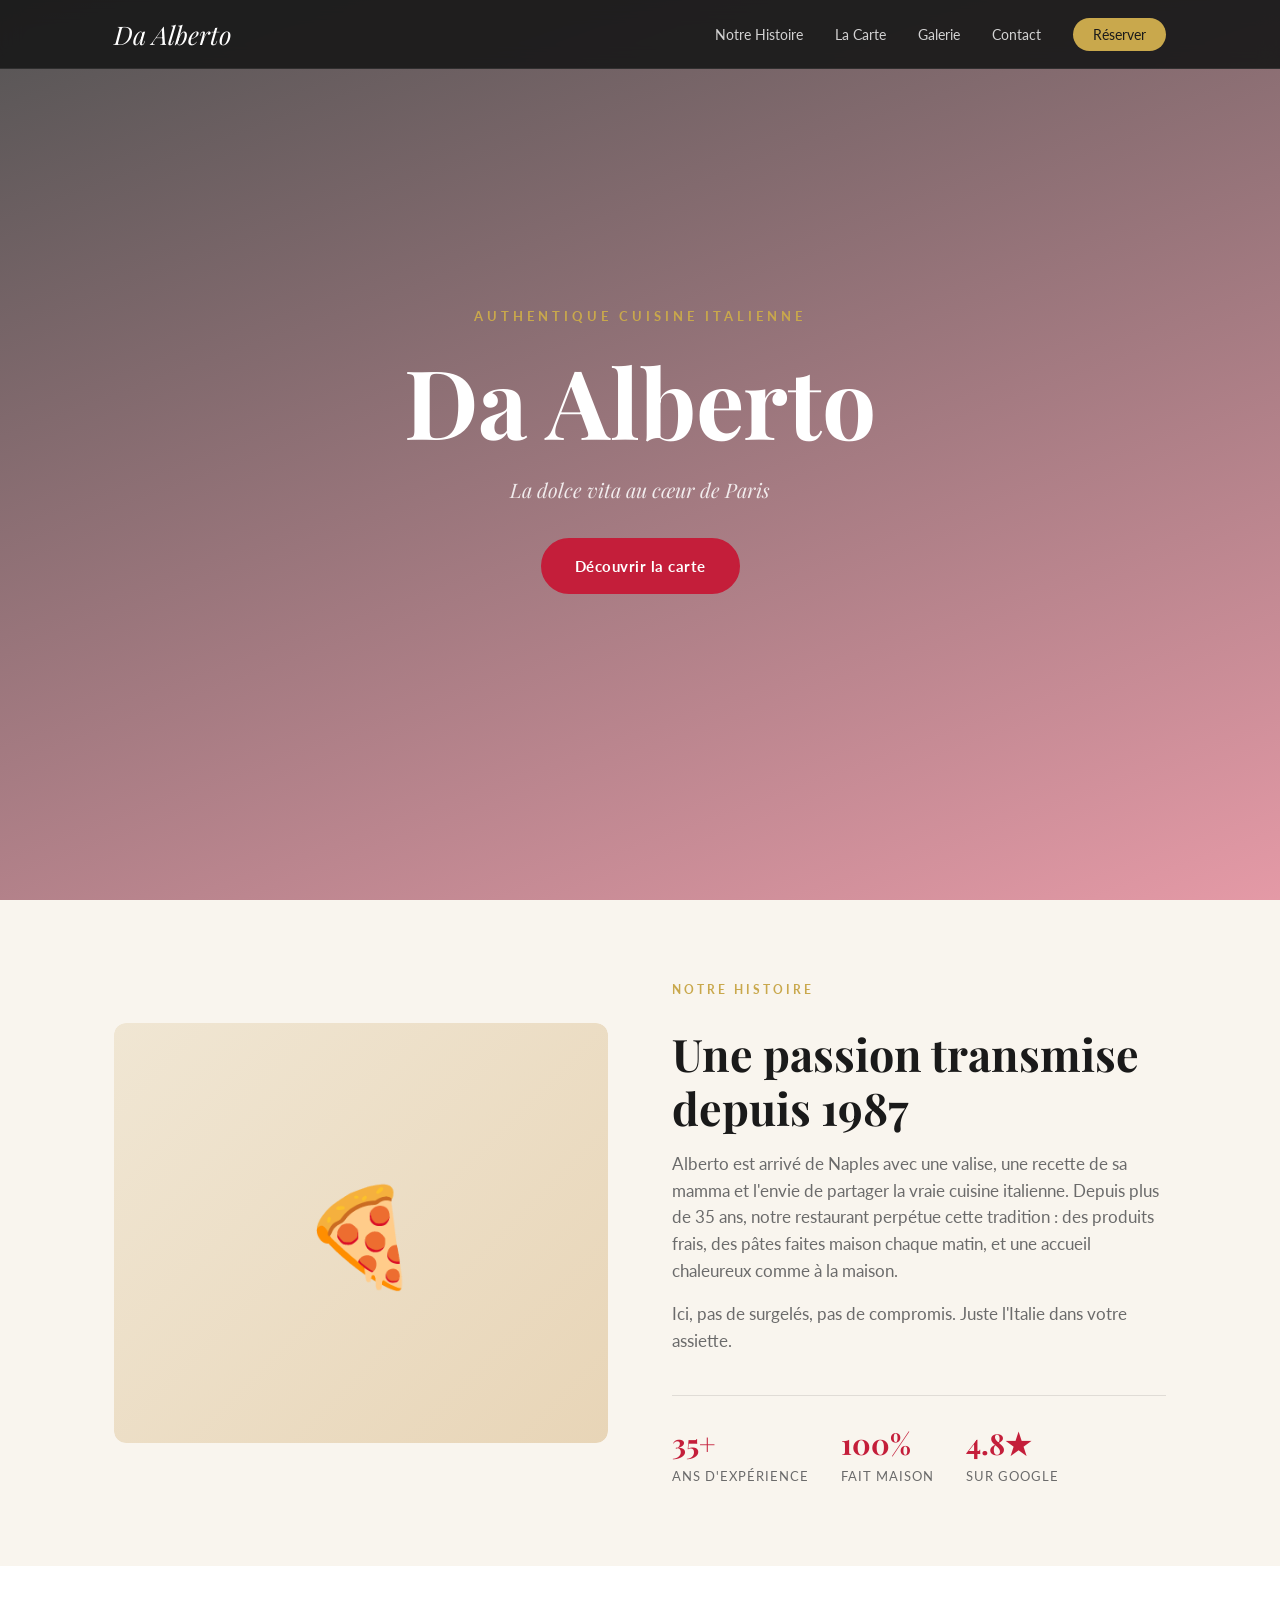
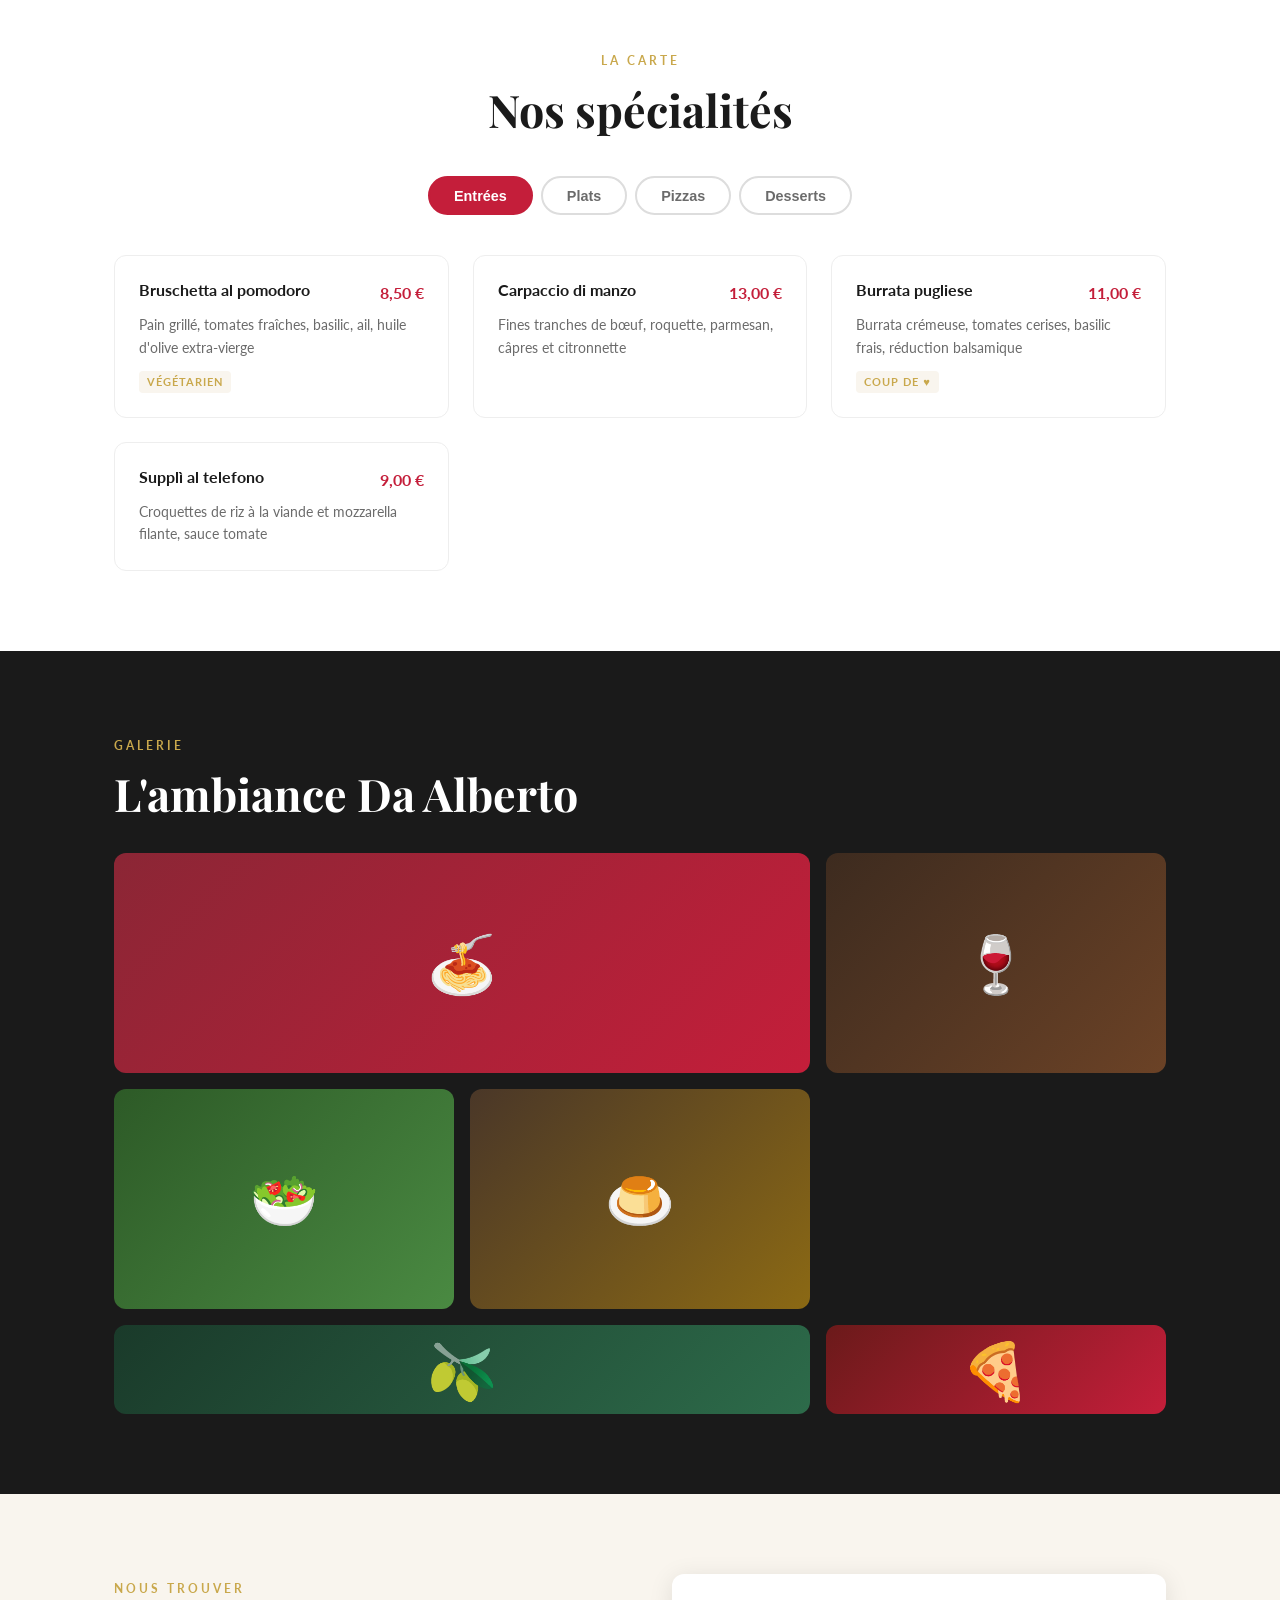
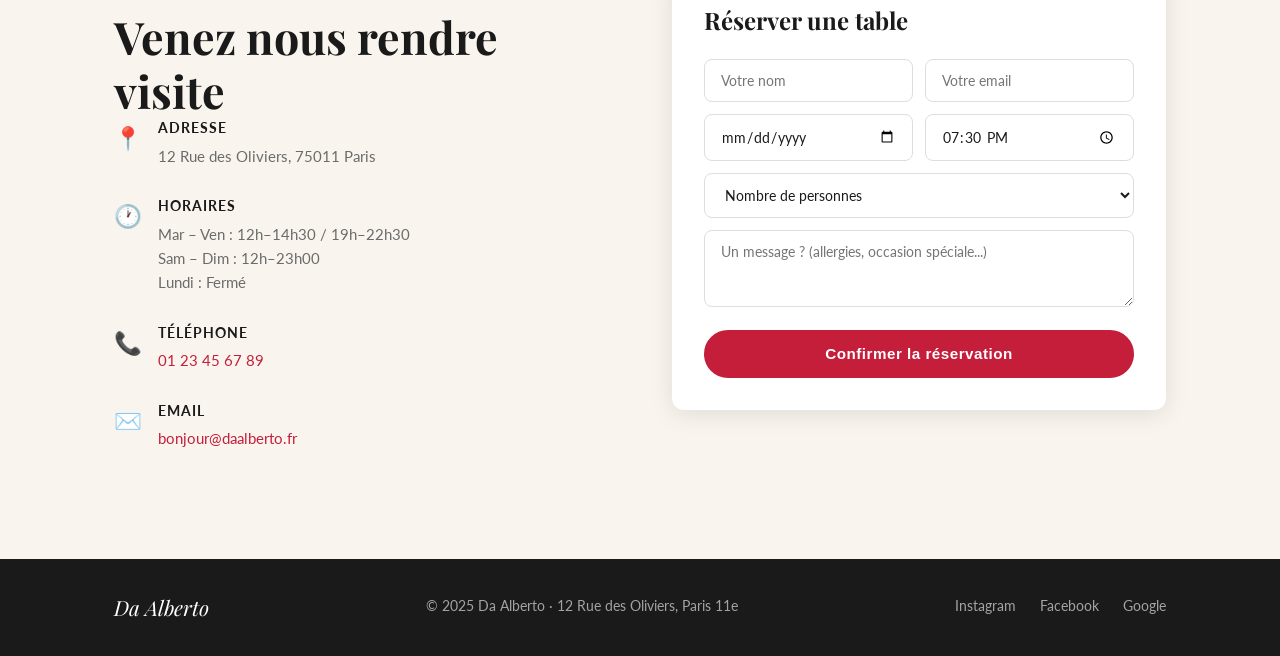
<file: da-alberto/index.html>
<!DOCTYPE html>
<html lang="fr">
<head>
  <meta charset="UTF-8" />
  <meta name="viewport" content="width=device-width, initial-scale=1.0" />
  <title>Da Alberto – Restaurant Italien à Paris</title>
  <link rel="preconnect" href="https://fonts.googleapis.com" />
  <link rel="preconnect" href="https://fonts.gstatic.com" crossorigin />
  <link href="https://fonts.googleapis.com/css2?family=Playfair+Display:ital,wght@0,400;0,700;1,400&family=Lato:wght@300;400;700&display=swap" rel="stylesheet" />
  <link rel="stylesheet" href="style.css" />
</head>
<body>

  <!-- NAVIGATION -->
  <nav id="navbar">
    <div class="nav-container">
      <a href="#hero" class="logo">Da Alberto</a>
      <button class="burger" id="burger" aria-label="Menu">&#9776;</button>
      <ul class="nav-links" id="nav-links">
        <li><a href="#about">Notre Histoire</a></li>
        <li><a href="#menu">La Carte</a></li>
        <li><a href="#gallery">Galerie</a></li>
        <li><a href="#contact">Contact</a></li>
        <li><a href="tel:+33123456789" class="btn-reserve">Réserver</a></li>
      </ul>
    </div>
  </nav>

  <!-- HERO -->
  <section id="hero">
    <div class="hero-overlay"></div>
    <div class="hero-content">
      <span class="hero-sub">Authentique cuisine italienne</span>
      <h1>Da Alberto</h1>
      <p>La dolce vita au cœur de Paris</p>
      <a href="#menu" class="btn-primary">Découvrir la carte</a>
    </div>
  </section>

  <!-- ABOUT -->
  <section id="about">
    <div class="container two-col">
      <div class="about-img">
        <div class="img-placeholder">
          <span>🍕</span>
        </div>
      </div>
      <div class="about-text">
        <span class="section-label">Notre Histoire</span>
        <h2>Une passion transmise depuis 1987</h2>
        <p>
          Alberto est arrivé de Naples avec une valise, une recette de sa mamma
          et l'envie de partager la vraie cuisine italienne. Depuis plus de
          35 ans, notre restaurant perpétue cette tradition : des produits frais,
          des pâtes faites maison chaque matin, et une accueil chaleureux comme
          à la maison.
        </p>
        <p>
          Ici, pas de surgelés, pas de compromis. Juste l'Italie dans votre
          assiette.
        </p>
        <div class="stats">
          <div class="stat"><strong>35+</strong><span>ans d'expérience</span></div>
          <div class="stat"><strong>100%</strong><span>Fait maison</span></div>
          <div class="stat"><strong>4.8★</strong><span>sur Google</span></div>
        </div>
      </div>
    </div>
  </section>

  <!-- MENU -->
  <section id="menu">
    <div class="container">
      <span class="section-label">La Carte</span>
      <h2>Nos spécialités</h2>

      <div class="tabs">
        <button class="tab active" data-tab="entrees">Entrées</button>
        <button class="tab" data-tab="plats">Plats</button>
        <button class="tab" data-tab="pizzas">Pizzas</button>
        <button class="tab" data-tab="desserts">Desserts</button>
      </div>

      <div class="menu-grid" id="menu-content"></div>
    </div>
  </section>

  <!-- GALLERY -->
  <section id="gallery">
    <div class="container">
      <span class="section-label">Galerie</span>
      <h2>L'ambiance Da Alberto</h2>
      <div class="gallery-grid">
        <div class="gallery-item g1"><span>🍝</span></div>
        <div class="gallery-item g2"><span>🍷</span></div>
        <div class="gallery-item g3"><span>🥗</span></div>
        <div class="gallery-item g4"><span>🍮</span></div>
        <div class="gallery-item g5"><span>🫒</span></div>
        <div class="gallery-item g6"><span>🍕</span></div>
      </div>
    </div>
  </section>

  <!-- CONTACT -->
  <section id="contact">
    <div class="container two-col contact-cols">
      <div class="contact-info">
        <span class="section-label">Nous Trouver</span>
        <h2>Venez nous rendre visite</h2>

        <div class="info-block">
          <div class="info-icon">📍</div>
          <div>
            <strong>Adresse</strong>
            <p>12 Rue des Oliviers, 75011 Paris</p>
          </div>
        </div>

        <div class="info-block">
          <div class="info-icon">🕐</div>
          <div>
            <strong>Horaires</strong>
            <p>Mar – Ven : 12h–14h30 / 19h–22h30</p>
            <p>Sam – Dim : 12h–23h00</p>
            <p>Lundi : Fermé</p>
          </div>
        </div>

        <div class="info-block">
          <div class="info-icon">📞</div>
          <div>
            <strong>Téléphone</strong>
            <p><a href="tel:+33123456789">01 23 45 67 89</a></p>
          </div>
        </div>

        <div class="info-block">
          <div class="info-icon">✉️</div>
          <div>
            <strong>Email</strong>
            <p><a href="mailto:bonjour@daalberto.fr">bonjour@daalberto.fr</a></p>
          </div>
        </div>
      </div>

      <div class="contact-form">
        <h3>Réserver une table</h3>
        <form id="reservation-form">
          <div class="form-row">
            <input type="text" placeholder="Votre nom" required />
            <input type="email" placeholder="Votre email" required />
          </div>
          <div class="form-row">
            <input type="date" required />
            <input type="time" value="19:30" required />
          </div>
          <div class="form-row">
            <select>
              <option value="">Nombre de personnes</option>
              <option>1 personne</option>
              <option>2 personnes</option>
              <option>3 personnes</option>
              <option>4 personnes</option>
              <option>5+ personnes</option>
            </select>
          </div>
          <textarea placeholder="Un message ? (allergies, occasion spéciale...)" rows="3"></textarea>
          <button type="submit" class="btn-primary">Confirmer la réservation</button>
        </form>
      </div>
    </div>
  </section>

  <!-- FOOTER -->
  <footer>
    <div class="container footer-inner">
      <div class="footer-logo">Da Alberto</div>
      <p>© 2025 Da Alberto · 12 Rue des Oliviers, Paris 11e</p>
      <div class="footer-socials">
        <a href="#">Instagram</a>
        <a href="#">Facebook</a>
        <a href="#">Google</a>
      </div>
    </div>
  </footer>

  <script src="script.js"></script>
</body>
</html>
</file>
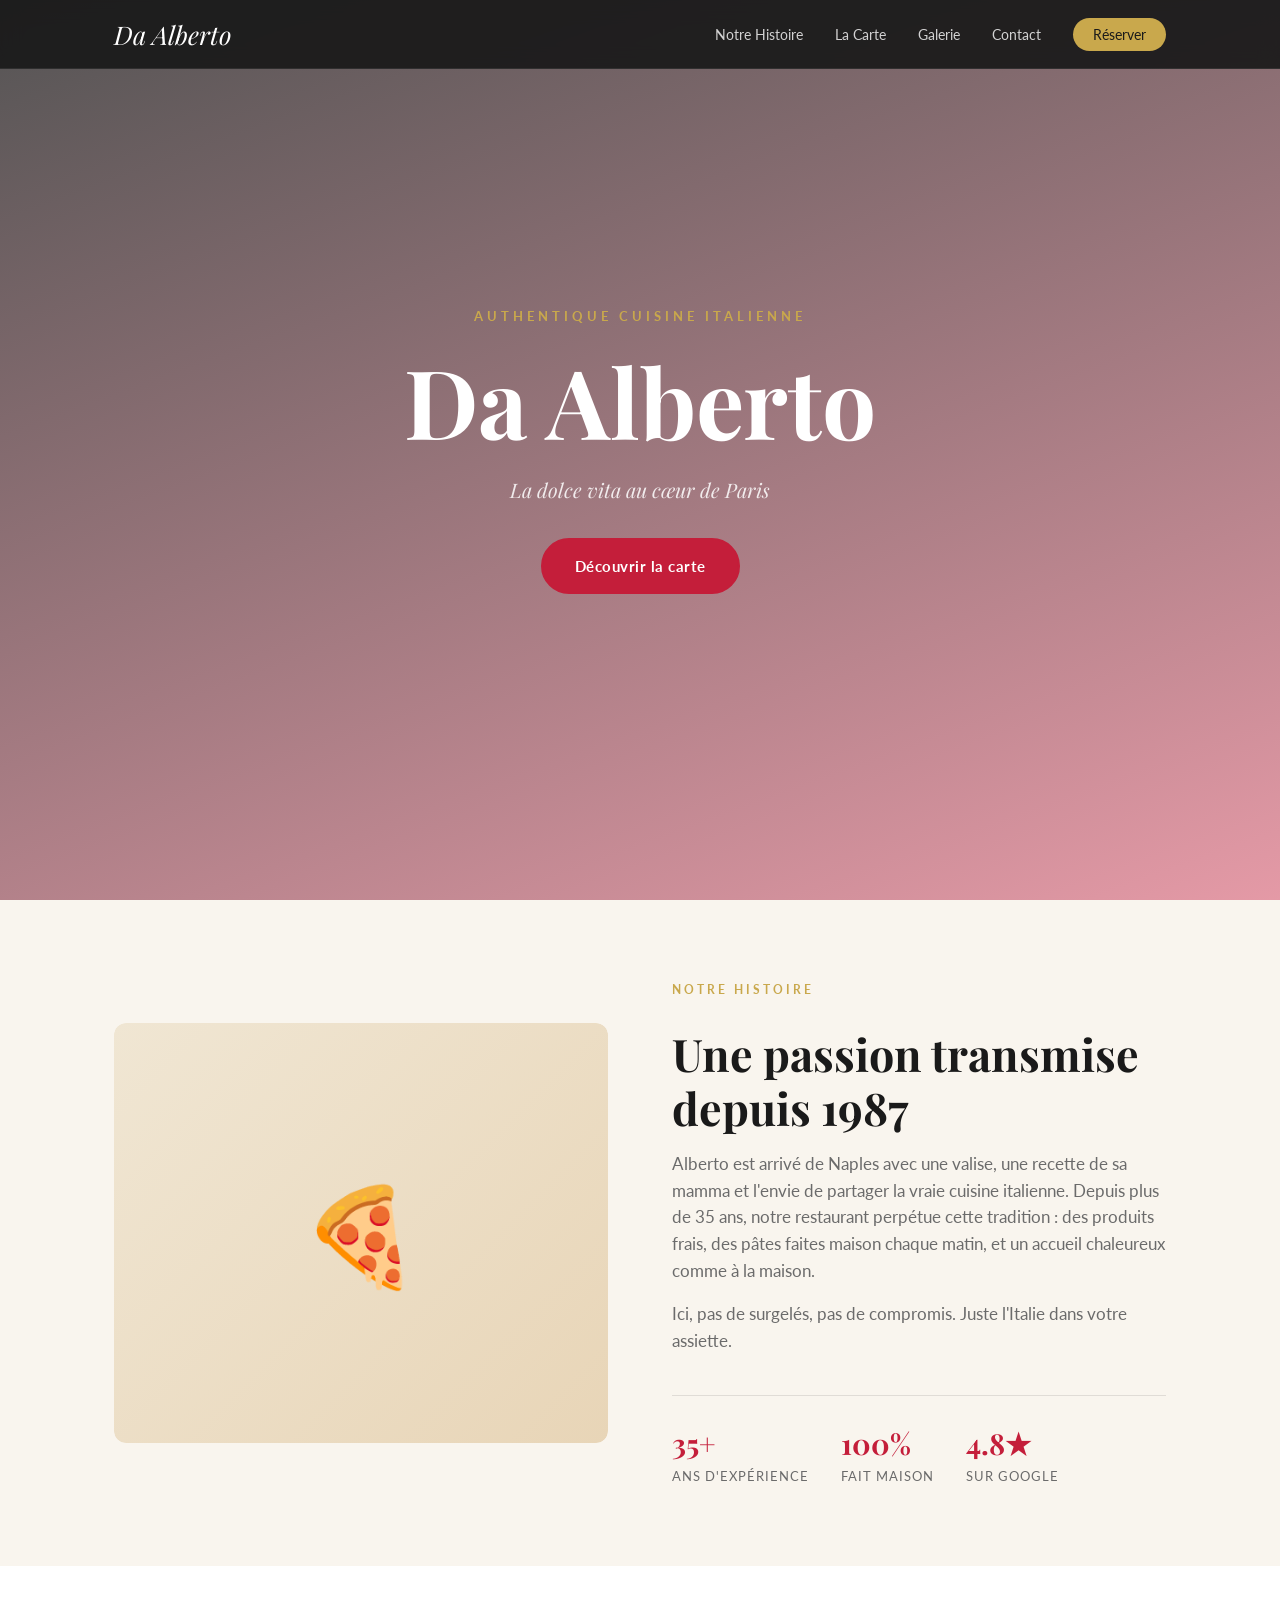
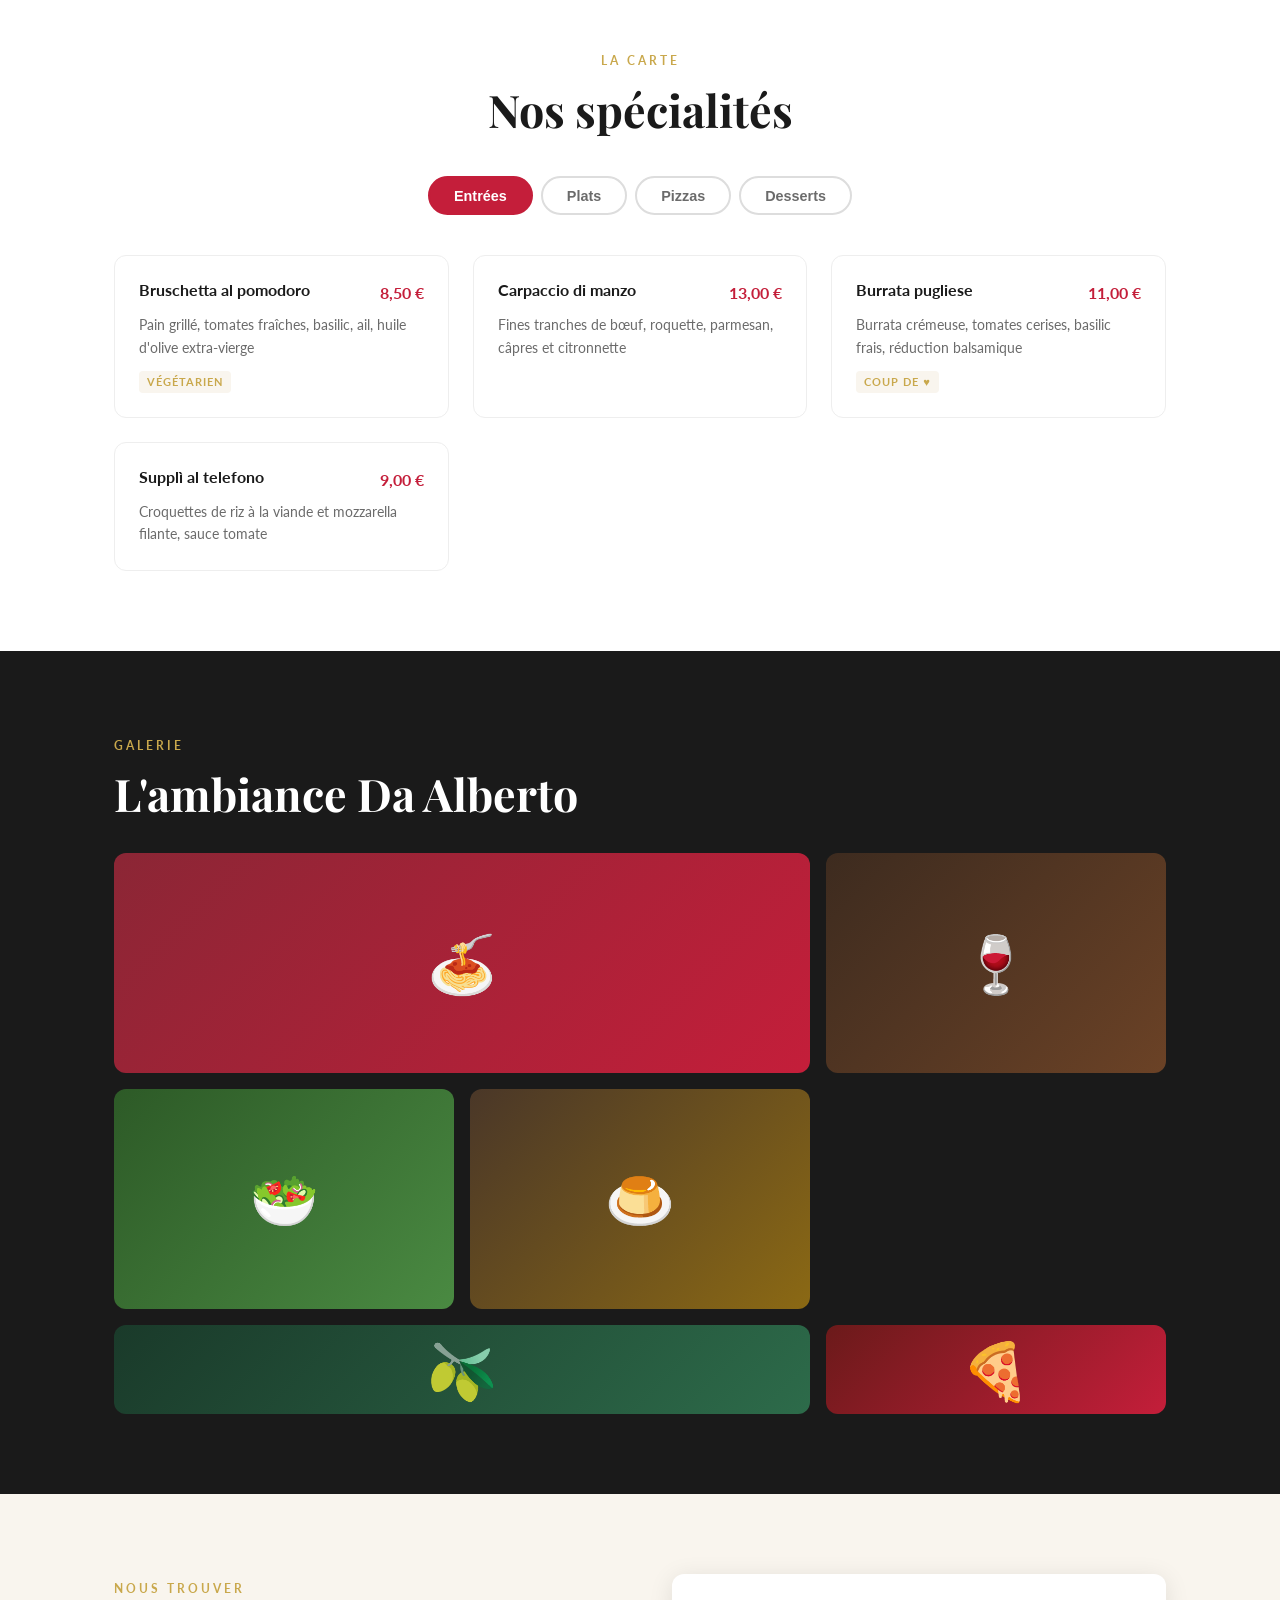
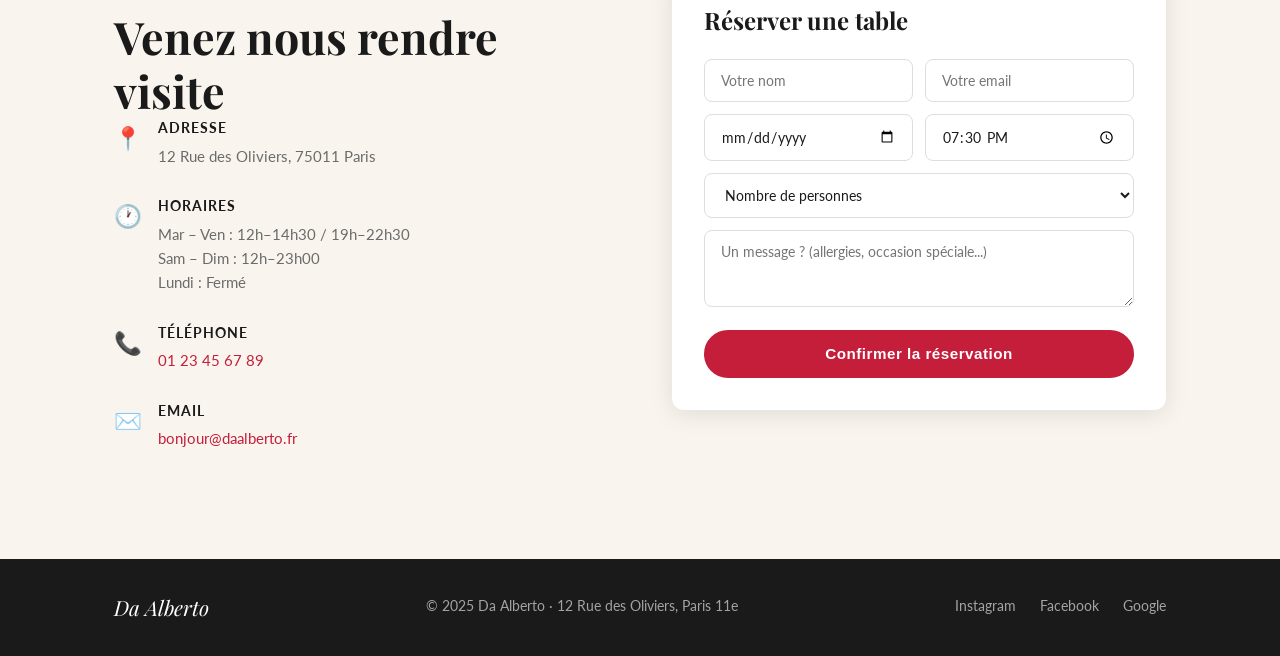
<file: da-alberto/preview.html>
<!DOCTYPE html>
<html lang="fr">
<head>
  <meta charset="UTF-8" />
  <meta name="viewport" content="width=device-width, initial-scale=1.0" />
  <title>Da Alberto – Restaurant Italien à Paris</title>
  <link rel="preconnect" href="https://fonts.googleapis.com" />
  <link rel="preconnect" href="https://fonts.gstatic.com" crossorigin />
  <link href="https://fonts.googleapis.com/css2?family=Playfair+Display:ital,wght@0,400;0,700;1,400&family=Lato:wght@300;400;700&display=swap" rel="stylesheet" />
  <style>
:root {
  --red:    #C41E3A;
  --dark:   #1A1A1A;
  --cream:  #F9F5EE;
  --gold:   #C9A84C;
  --grey:   #6B6B6B;
  --white:  #FFFFFF;
  --shadow: 0 4px 24px rgba(0,0,0,0.10);
  --radius: 12px;
}
*, *::before, *::after { box-sizing: border-box; margin: 0; padding: 0; }
html { scroll-behavior: smooth; }
body { font-family: 'Lato', sans-serif; color: var(--dark); background: var(--white); line-height: 1.6; }
a { color: inherit; text-decoration: none; }
img { max-width: 100%; display: block; }
h1, h2, h3 { font-family: 'Playfair Display', serif; line-height: 1.2; }
h1 { font-size: clamp(3rem, 8vw, 6rem); color: var(--white); }
h2 { font-size: clamp(1.8rem, 4vw, 2.8rem); }
h3 { font-size: 1.4rem; }
.section-label {
  display: inline-block;
  font-size: 0.75rem;
  font-weight: 700;
  letter-spacing: 3px;
  text-transform: uppercase;
  color: var(--gold);
  margin-bottom: 0.75rem;
}
.container { max-width: 1100px; margin: 0 auto; padding: 0 1.5rem; }
.two-col { display: grid; grid-template-columns: 1fr 1fr; gap: 4rem; align-items: center; }
section { padding: 5rem 0; }
.btn-primary {
  display: inline-block;
  background: var(--red);
  color: var(--white);
  padding: 0.85rem 2rem;
  border-radius: 50px;
  font-weight: 700;
  font-size: 0.95rem;
  letter-spacing: 0.5px;
  border: 2px solid var(--red);
  cursor: pointer;
  transition: background 0.25s, color 0.25s, transform 0.2s;
}
.btn-primary:hover { background: transparent; color: var(--red); transform: translateY(-2px); }
.btn-reserve {
  background: var(--gold);
  color: var(--dark) !important;
  padding: 0.5rem 1.25rem;
  border-radius: 50px;
  font-weight: 700;
  font-size: 0.85rem;
  transition: opacity 0.2s, transform 0.2s;
}
.btn-reserve:hover { opacity: 0.85; transform: translateY(-1px); }
#navbar {
  position: fixed;
  top: 0; left: 0; right: 0;
  z-index: 1000;
  background: rgba(26,26,26,0.92);
  backdrop-filter: blur(10px);
  border-bottom: 1px solid rgba(255,255,255,0.08);
  transition: background 0.3s;
}
.nav-container {
  max-width: 1100px; margin: 0 auto; padding: 0 1.5rem;
  height: 68px; display: flex; align-items: center; justify-content: space-between;
}
.logo { font-family: 'Playfair Display', serif; font-size: 1.6rem; color: var(--white); font-style: italic; }
.nav-links { display: flex; list-style: none; gap: 2rem; align-items: center; }
.nav-links a { color: rgba(255,255,255,0.80); font-size: 0.9rem; font-weight: 400; transition: color 0.2s; }
.nav-links a:hover { color: var(--white); }
.burger { display: none; background: none; border: none; color: var(--white); font-size: 1.6rem; cursor: pointer; }
#hero {
  height: 100vh; min-height: 600px; position: relative;
  display: flex; align-items: center; justify-content: center; text-align: center;
  background: url('https://images.unsplash.com/photo-1555396273-367ea4eb4db5?w=1600&q=80') center/cover no-repeat;
  padding: 0;
}
.hero-overlay {
  position: absolute; inset: 0;
  background: linear-gradient(160deg, rgba(26,26,26,0.75) 0%, rgba(196,30,58,0.45) 100%);
}
.hero-content { position: relative; z-index: 1; padding: 0 1.5rem; }
.hero-sub {
  display: block; font-size: 0.8rem; letter-spacing: 4px;
  text-transform: uppercase; color: var(--gold); margin-bottom: 1rem; font-weight: 700;
}
#hero p {
  color: rgba(255,255,255,0.85); font-size: 1.25rem;
  font-style: italic; font-family: 'Playfair Display', serif; margin: 1rem 0 2rem;
}
#about { background: var(--cream); }
.about-img { border-radius: var(--radius); overflow: hidden; }
.img-placeholder {
  background: linear-gradient(135deg, #f0e6d3, #e8d5b7);
  border-radius: var(--radius); height: 420px;
  display: flex; align-items: center; justify-content: center; font-size: 6rem;
}
.about-text { display: flex; flex-direction: column; gap: 1rem; }
.about-text p { color: var(--grey); font-size: 1.05rem; }
.stats { display: flex; gap: 2rem; margin-top: 1.5rem; padding-top: 1.5rem; border-top: 1px solid rgba(0,0,0,0.10); }
.stat { display: flex; flex-direction: column; }
.stat strong { font-size: 1.8rem; font-family: 'Playfair Display', serif; color: var(--red); }
.stat span { font-size: 0.8rem; color: var(--grey); text-transform: uppercase; letter-spacing: 1px; }
#menu { background: var(--white); }
#menu .container { text-align: center; }
#menu h2 { margin-bottom: 2.5rem; }
.tabs { display: flex; justify-content: center; gap: 0.5rem; flex-wrap: wrap; margin-bottom: 2.5rem; }
.tab {
  padding: 0.6rem 1.5rem; border-radius: 50px; border: 2px solid #ddd;
  background: transparent; color: var(--grey); font-size: 0.9rem;
  font-weight: 700; cursor: pointer; transition: all 0.2s;
}
.tab.active, .tab:hover { background: var(--red); border-color: var(--red); color: var(--white); }
.menu-grid { display: grid; grid-template-columns: repeat(auto-fill, minmax(280px, 1fr)); gap: 1.5rem; text-align: left; }
.menu-card { border: 1px solid #eee; border-radius: var(--radius); padding: 1.5rem; transition: box-shadow 0.25s, transform 0.25s; }
.menu-card:hover { box-shadow: var(--shadow); transform: translateY(-3px); }
.menu-card-top { display: flex; justify-content: space-between; align-items: flex-start; margin-bottom: 0.5rem; }
.menu-card h3 { font-family: 'Lato', sans-serif; font-size: 1rem; font-weight: 700; }
.menu-price { font-weight: 700; color: var(--red); font-size: 1rem; white-space: nowrap; margin-left: 0.5rem; }
.menu-desc { font-size: 0.88rem; color: var(--grey); }
.menu-badge {
  display: inline-block; font-size: 0.7rem; font-weight: 700; letter-spacing: 1px;
  text-transform: uppercase; background: var(--cream); color: var(--gold);
  border-radius: 4px; padding: 2px 8px; margin-top: 0.75rem;
}
#gallery { background: var(--dark); color: var(--white); }
#gallery .section-label { color: var(--gold); }
#gallery h2 { color: var(--white); margin-bottom: 2rem; }
.gallery-grid {
  display: grid; grid-template-columns: repeat(3, 1fr);
  grid-template-rows: 220px 220px; gap: 1rem; margin-top: 2rem;
}
.gallery-item {
  border-radius: var(--radius); display: flex; align-items: center;
  justify-content: center; font-size: 3.5rem; transition: transform 0.3s; cursor: pointer;
}
.gallery-item:hover { transform: scale(1.03); }
.g1 { background: linear-gradient(135deg, #8B2635, #C41E3A); grid-column: span 2; }
.g2 { background: linear-gradient(135deg, #3D2B1F, #6B4226); }
.g3 { background: linear-gradient(135deg, #2D5A27, #4A8A42); }
.g4 { background: linear-gradient(135deg, #4A3728, #8B6914); }
.g5 { background: linear-gradient(135deg, #1A3A2A, #2D6B4A); grid-column: span 2; }
.g6 { background: linear-gradient(135deg, #6B1A1A, #C41E3A); }
#contact { background: var(--cream); }
.contact-cols { align-items: start; }
.info-block { display: flex; gap: 1rem; margin-bottom: 1.75rem; }
.info-icon { font-size: 1.4rem; flex-shrink: 0; margin-top: 2px; }
.info-block strong { display: block; font-size: 0.85rem; text-transform: uppercase; letter-spacing: 1px; margin-bottom: 0.25rem; }
.info-block p { color: var(--grey); font-size: 0.95rem; }
.info-block a { color: var(--red); }
.contact-form { background: var(--white); border-radius: var(--radius); padding: 2rem; box-shadow: var(--shadow); }
.contact-form h3 { font-family: 'Playfair Display', serif; font-size: 1.5rem; margin-bottom: 1.5rem; }
.form-row { display: grid; grid-template-columns: 1fr 1fr; gap: 0.75rem; margin-bottom: 0.75rem; }
.form-row:last-of-type { grid-template-columns: 1fr; }
input, select, textarea {
  width: 100%; padding: 0.75rem 1rem; border: 1.5px solid #ddd;
  border-radius: 8px; font-family: 'Lato', sans-serif; font-size: 0.9rem;
  color: var(--dark); background: var(--white); transition: border-color 0.2s;
}
input:focus, select:focus, textarea:focus { outline: none; border-color: var(--red); }
textarea { resize: vertical; margin-bottom: 1rem; }
.contact-form .btn-primary { width: 100%; text-align: center; }
footer { background: var(--dark); color: rgba(255,255,255,0.6); padding: 2rem 0; }
.footer-inner { display: flex; align-items: center; justify-content: space-between; gap: 1rem; flex-wrap: wrap; }
.footer-logo { font-family: 'Playfair Display', serif; font-size: 1.3rem; font-style: italic; color: var(--white); }
footer p { font-size: 0.85rem; }
.footer-socials { display: flex; gap: 1.5rem; }
.footer-socials a { font-size: 0.85rem; color: rgba(255,255,255,0.6); transition: color 0.2s; }
.footer-socials a:hover { color: var(--gold); }
@media (max-width: 768px) {
  .two-col { grid-template-columns: 1fr; gap: 2rem; }
  .contact-cols .contact-info { order: 1; }
  .contact-cols .contact-form { order: 0; }
  .gallery-grid { grid-template-columns: 1fr 1fr; grid-template-rows: auto; }
  .g1, .g5 { grid-column: span 2; }
  .form-row { grid-template-columns: 1fr; }
  .stats { gap: 1rem; }
  .burger { display: block; }
  .nav-links {
    display: none; flex-direction: column;
    position: absolute; top: 68px; left: 0; right: 0;
    background: rgba(26,26,26,0.97); padding: 1.5rem; gap: 1.25rem;
  }
  .nav-links.open { display: flex; }
  .footer-inner { flex-direction: column; text-align: center; }
}
@media (max-width: 480px) {
  section { padding: 3.5rem 0; }
  .gallery-grid { grid-template-columns: 1fr; }
  .g1, .g5 { grid-column: span 1; }
}
  </style>
</head>
<body>

  <nav id="navbar">
    <div class="nav-container">
      <a href="#hero" class="logo">Da Alberto</a>
      <button class="burger" id="burger" aria-label="Menu">&#9776;</button>
      <ul class="nav-links" id="nav-links">
        <li><a href="#about">Notre Histoire</a></li>
        <li><a href="#menu">La Carte</a></li>
        <li><a href="#gallery">Galerie</a></li>
        <li><a href="#contact">Contact</a></li>
        <li><a href="tel:+33123456789" class="btn-reserve">Réserver</a></li>
      </ul>
    </div>
  </nav>

  <section id="hero">
    <div class="hero-overlay"></div>
    <div class="hero-content">
      <span class="hero-sub">Authentique cuisine italienne</span>
      <h1>Da Alberto</h1>
      <p>La dolce vita au cœur de Paris</p>
      <a href="#menu" class="btn-primary">Découvrir la carte</a>
    </div>
  </section>

  <section id="about">
    <div class="container two-col">
      <div class="about-img">
        <div class="img-placeholder"><span>🍕</span></div>
      </div>
      <div class="about-text">
        <span class="section-label">Notre Histoire</span>
        <h2>Une passion transmise depuis 1987</h2>
        <p>Alberto est arrivé de Naples avec une valise, une recette de sa mamma et l'envie de partager la vraie cuisine italienne. Depuis plus de 35 ans, notre restaurant perpétue cette tradition : des produits frais, des pâtes faites maison chaque matin, et un accueil chaleureux comme à la maison.</p>
        <p>Ici, pas de surgelés, pas de compromis. Juste l'Italie dans votre assiette.</p>
        <div class="stats">
          <div class="stat"><strong>35+</strong><span>ans d'expérience</span></div>
          <div class="stat"><strong>100%</strong><span>Fait maison</span></div>
          <div class="stat"><strong>4.8★</strong><span>sur Google</span></div>
        </div>
      </div>
    </div>
  </section>

  <section id="menu">
    <div class="container">
      <span class="section-label">La Carte</span>
      <h2>Nos spécialités</h2>
      <div class="tabs">
        <button class="tab active" data-tab="entrees">Entrées</button>
        <button class="tab" data-tab="plats">Plats</button>
        <button class="tab" data-tab="pizzas">Pizzas</button>
        <button class="tab" data-tab="desserts">Desserts</button>
      </div>
      <div class="menu-grid" id="menu-content"></div>
    </div>
  </section>

  <section id="gallery">
    <div class="container">
      <span class="section-label">Galerie</span>
      <h2>L'ambiance Da Alberto</h2>
      <div class="gallery-grid">
        <div class="gallery-item g1"><span>🍝</span></div>
        <div class="gallery-item g2"><span>🍷</span></div>
        <div class="gallery-item g3"><span>🥗</span></div>
        <div class="gallery-item g4"><span>🍮</span></div>
        <div class="gallery-item g5"><span>🫒</span></div>
        <div class="gallery-item g6"><span>🍕</span></div>
      </div>
    </div>
  </section>

  <section id="contact">
    <div class="container two-col contact-cols">
      <div class="contact-info">
        <span class="section-label">Nous Trouver</span>
        <h2>Venez nous rendre visite</h2>
        <div class="info-block">
          <div class="info-icon">📍</div>
          <div><strong>Adresse</strong><p>12 Rue des Oliviers, 75011 Paris</p></div>
        </div>
        <div class="info-block">
          <div class="info-icon">🕐</div>
          <div>
            <strong>Horaires</strong>
            <p>Mar – Ven : 12h–14h30 / 19h–22h30</p>
            <p>Sam – Dim : 12h–23h00</p>
            <p>Lundi : Fermé</p>
          </div>
        </div>
        <div class="info-block">
          <div class="info-icon">📞</div>
          <div><strong>Téléphone</strong><p><a href="tel:+33123456789">01 23 45 67 89</a></p></div>
        </div>
        <div class="info-block">
          <div class="info-icon">✉️</div>
          <div><strong>Email</strong><p><a href="mailto:bonjour@daalberto.fr">bonjour@daalberto.fr</a></p></div>
        </div>
      </div>
      <div class="contact-form">
        <h3>Réserver une table</h3>
        <form id="reservation-form">
          <div class="form-row">
            <input type="text" placeholder="Votre nom" required />
            <input type="email" placeholder="Votre email" required />
          </div>
          <div class="form-row">
            <input type="date" required />
            <input type="time" value="19:30" required />
          </div>
          <div class="form-row">
            <select>
              <option value="">Nombre de personnes</option>
              <option>1 personne</option>
              <option>2 personnes</option>
              <option>3 personnes</option>
              <option>4 personnes</option>
              <option>5+ personnes</option>
            </select>
          </div>
          <textarea placeholder="Un message ? (allergies, occasion spéciale...)" rows="3"></textarea>
          <button type="submit" class="btn-primary">Confirmer la réservation</button>
        </form>
      </div>
    </div>
  </section>

  <footer>
    <div class="container footer-inner">
      <div class="footer-logo">Da Alberto</div>
      <p>© 2025 Da Alberto · 12 Rue des Oliviers, Paris 11e</p>
      <div class="footer-socials">
        <a href="#">Instagram</a>
        <a href="#">Facebook</a>
        <a href="#">Google</a>
      </div>
    </div>
  </footer>

  <script>
const menuData = {
  entrees: [
    { name: "Bruschetta al pomodoro", desc: "Pain grillé, tomates fraîches, basilic, ail, huile d'olive extra-vierge", price: "8,50 €", badge: "Végétarien" },
    { name: "Carpaccio di manzo", desc: "Fines tranches de bœuf, roquette, parmesan, câpres et citronnette", price: "13,00 €", badge: "" },
    { name: "Burrata pugliese", desc: "Burrata crémeuse, tomates cerises, basilic frais, réduction balsamique", price: "11,00 €", badge: "Coup de ♥" },
    { name: "Supplì al telefono", desc: "Croquettes de riz à la viande et mozzarella filante, sauce tomate", price: "9,00 €", badge: "" },
  ],
  plats: [
    { name: "Spaghetti alla carbonara", desc: "Pâtes maison, guanciale, œuf, pecorino romano, poivre noir", price: "16,00 €", badge: "Maison" },
    { name: "Osso buco alla milanese", desc: "Jarret de veau braisé, gremolata, risotto safrané", price: "22,00 €", badge: "Spécialité" },
    { name: "Tagliatelle al ragù", desc: "Pâtes fraîches, ragù bolognaise mijoté 4 heures, parmesan affiné", price: "17,50 €", badge: "Maison" },
    { name: "Salmone al forno", desc: "Saumon rôti aux herbes, légumes grillés, sauce vierge au citron", price: "19,00 €", badge: "" },
    { name: "Risotto ai funghi", desc: "Risotto crémeux aux champignons sauvages, truffe noire, parmesan", price: "18,00 €", badge: "Végétarien" },
    { name: "Saltimbocca alla romana", desc: "Escalope de veau, prosciutto, sauge, beurre blanc au vin blanc", price: "21,00 €", badge: "" },
  ],
  pizzas: [
    { name: "Margherita D.O.C.", desc: "Sauce tomates San Marzano, mozzarella di bufala, basilic frais", price: "13,50 €", badge: "Classique" },
    { name: "Diavola", desc: "Sauce tomate, mozzarella, salami piquant, piment, huile au piment", price: "15,00 €", badge: "Épicée 🌶️" },
    { name: "Quattro formaggi", desc: "Mozzarella, gorgonzola, fontina, parmesan, miel de truffe", price: "16,00 €", badge: "" },
    { name: "Tartufo", desc: "Crème de truffe, mozzarella, champignons, huile de truffe, roquette", price: "18,50 €", badge: "Coup de ♥" },
    { name: "Prosciutto e rucola", desc: "Sauce tomate, mozzarella, jambon de Parme 24 mois, roquette, parmesan", price: "16,00 €", badge: "" },
  ],
  desserts: [
    { name: "Tiramisù della casa", desc: "Recette de la mamma d'Alberto, mascarpone, biscuits savoiardi, espresso", price: "8,00 €", badge: "Maison" },
    { name: "Panna cotta al caramello", desc: "Panna cotta vanille, caramel beurre salé, éclats de noisettes", price: "7,50 €", badge: "" },
    { name: "Cannoli siciliani", desc: "Tubes croustillants, ricotta sucrée, pépites de chocolat, pistaches", price: "7,00 €", badge: "" },
    { name: "Gelato artigianale", desc: "3 boules au choix : pistache, stracciatella, citron, fruits rouges", price: "6,50 €", badge: "Artisanal" },
  ],
};

function renderMenu(tab) {
  const grid = document.getElementById('menu-content');
  grid.innerHTML = menuData[tab].map(item => `
    <div class="menu-card">
      <div class="menu-card-top">
        <h3>${item.name}</h3>
        <span class="menu-price">${item.price}</span>
      </div>
      <p class="menu-desc">${item.desc}</p>
      ${item.badge ? `<span class="menu-badge">${item.badge}</span>` : ''}
    </div>
  `).join('');
}

document.querySelectorAll('.tab').forEach(btn => {
  btn.addEventListener('click', () => {
    document.querySelectorAll('.tab').forEach(b => b.classList.remove('active'));
    btn.classList.add('active');
    renderMenu(btn.dataset.tab);
  });
});

renderMenu('entrees');

const burger = document.getElementById('burger');
const navLinks = document.getElementById('nav-links');
burger.addEventListener('click', () => navLinks.classList.toggle('open'));
navLinks.querySelectorAll('a').forEach(a => a.addEventListener('click', () => navLinks.classList.remove('open')));

document.getElementById('reservation-form').addEventListener('submit', e => {
  e.preventDefault();
  const btn = e.target.querySelector('button');
  btn.textContent = '✓ Demande envoyée !';
  btn.style.background = '#2D6B4A';
  btn.style.borderColor = '#2D6B4A';
  setTimeout(() => {
    btn.textContent = 'Confirmer la réservation';
    btn.style.background = '';
    btn.style.borderColor = '';
    e.target.reset();
  }, 3000);
});

window.addEventListener('scroll', () => {
  document.getElementById('navbar').style.background =
    window.scrollY > 80 ? 'rgba(26,26,26,0.98)' : 'rgba(26,26,26,0.92)';
});
  </script>
</body>
</html>
</file>
<file: da-alberto/style.css>
/* ===== VARIABLES ===== */
:root {
  --red:    #C41E3A;
  --dark:   #1A1A1A;
  --cream:  #F9F5EE;
  --gold:   #C9A84C;
  --grey:   #6B6B6B;
  --white:  #FFFFFF;
  --shadow: 0 4px 24px rgba(0,0,0,0.10);
  --radius: 12px;
}

/* ===== RESET ===== */
*, *::before, *::after { box-sizing: border-box; margin: 0; padding: 0; }
html { scroll-behavior: smooth; }
body {
  font-family: 'Lato', sans-serif;
  color: var(--dark);
  background: var(--white);
  line-height: 1.6;
}
a { color: inherit; text-decoration: none; }
img { max-width: 100%; display: block; }

/* ===== TYPOGRAPHY ===== */
h1, h2, h3 { font-family: 'Playfair Display', serif; line-height: 1.2; }
h1 { font-size: clamp(3rem, 8vw, 6rem); color: var(--white); }
h2 { font-size: clamp(1.8rem, 4vw, 2.8rem); }
h3 { font-size: 1.4rem; }

.section-label {
  display: inline-block;
  font-size: 0.75rem;
  font-weight: 700;
  letter-spacing: 3px;
  text-transform: uppercase;
  color: var(--gold);
  margin-bottom: 0.75rem;
}

/* ===== LAYOUT ===== */
.container {
  max-width: 1100px;
  margin: 0 auto;
  padding: 0 1.5rem;
}
.two-col {
  display: grid;
  grid-template-columns: 1fr 1fr;
  gap: 4rem;
  align-items: center;
}
section { padding: 5rem 0; }

/* ===== BUTTONS ===== */
.btn-primary {
  display: inline-block;
  background: var(--red);
  color: var(--white);
  padding: 0.85rem 2rem;
  border-radius: 50px;
  font-weight: 700;
  font-size: 0.95rem;
  letter-spacing: 0.5px;
  border: 2px solid var(--red);
  cursor: pointer;
  transition: background 0.25s, color 0.25s, transform 0.2s;
}
.btn-primary:hover {
  background: transparent;
  color: var(--red);
  transform: translateY(-2px);
}
.btn-reserve {
  background: var(--gold);
  color: var(--dark) !important;
  padding: 0.5rem 1.25rem;
  border-radius: 50px;
  font-weight: 700;
  font-size: 0.85rem;
  transition: opacity 0.2s, transform 0.2s;
}
.btn-reserve:hover { opacity: 0.85; transform: translateY(-1px); }

/* ===== NAVBAR ===== */
#navbar {
  position: fixed;
  top: 0; left: 0; right: 0;
  z-index: 1000;
  background: rgba(26,26,26,0.92);
  backdrop-filter: blur(10px);
  border-bottom: 1px solid rgba(255,255,255,0.08);
  transition: background 0.3s;
}
.nav-container {
  max-width: 1100px;
  margin: 0 auto;
  padding: 0 1.5rem;
  height: 68px;
  display: flex;
  align-items: center;
  justify-content: space-between;
}
.logo {
  font-family: 'Playfair Display', serif;
  font-size: 1.6rem;
  color: var(--white);
  font-style: italic;
}
.nav-links {
  display: flex;
  list-style: none;
  gap: 2rem;
  align-items: center;
}
.nav-links a {
  color: rgba(255,255,255,0.80);
  font-size: 0.9rem;
  font-weight: 400;
  transition: color 0.2s;
}
.nav-links a:hover { color: var(--white); }
.burger {
  display: none;
  background: none;
  border: none;
  color: var(--white);
  font-size: 1.6rem;
  cursor: pointer;
}

/* ===== HERO ===== */
#hero {
  height: 100vh;
  min-height: 600px;
  position: relative;
  display: flex;
  align-items: center;
  justify-content: center;
  text-align: center;
  background:
    url('https://images.unsplash.com/photo-1555396273-367ea4eb4db5?w=1600&q=80') center/cover no-repeat;
  padding: 0;
}
.hero-overlay {
  position: absolute;
  inset: 0;
  background: linear-gradient(
    160deg,
    rgba(26,26,26,0.75) 0%,
    rgba(196,30,58,0.45) 100%
  );
}
.hero-content {
  position: relative;
  z-index: 1;
  padding: 0 1.5rem;
}
.hero-sub {
  display: block;
  font-size: 0.8rem;
  letter-spacing: 4px;
  text-transform: uppercase;
  color: var(--gold);
  margin-bottom: 1rem;
  font-weight: 700;
}
#hero p {
  color: rgba(255,255,255,0.85);
  font-size: 1.25rem;
  font-style: italic;
  font-family: 'Playfair Display', serif;
  margin: 1rem 0 2rem;
}

/* ===== ABOUT ===== */
#about { background: var(--cream); }
.about-img {
  border-radius: var(--radius);
  overflow: hidden;
}
.img-placeholder {
  background: linear-gradient(135deg, #f0e6d3, #e8d5b7);
  border-radius: var(--radius);
  height: 420px;
  display: flex;
  align-items: center;
  justify-content: center;
  font-size: 6rem;
}
.about-text { display: flex; flex-direction: column; gap: 1rem; }
.about-text p { color: var(--grey); font-size: 1.05rem; }
.stats {
  display: flex;
  gap: 2rem;
  margin-top: 1.5rem;
  padding-top: 1.5rem;
  border-top: 1px solid rgba(0,0,0,0.10);
}
.stat { display: flex; flex-direction: column; }
.stat strong { font-size: 1.8rem; font-family: 'Playfair Display', serif; color: var(--red); }
.stat span { font-size: 0.8rem; color: var(--grey); text-transform: uppercase; letter-spacing: 1px; }

/* ===== MENU ===== */
#menu { background: var(--white); }
#menu .container { text-align: center; }
#menu h2 { margin-bottom: 2.5rem; }
.tabs {
  display: flex;
  justify-content: center;
  gap: 0.5rem;
  flex-wrap: wrap;
  margin-bottom: 2.5rem;
}
.tab {
  padding: 0.6rem 1.5rem;
  border-radius: 50px;
  border: 2px solid #ddd;
  background: transparent;
  color: var(--grey);
  font-size: 0.9rem;
  font-weight: 700;
  cursor: pointer;
  transition: all 0.2s;
}
.tab.active, .tab:hover {
  background: var(--red);
  border-color: var(--red);
  color: var(--white);
}
.menu-grid {
  display: grid;
  grid-template-columns: repeat(auto-fill, minmax(280px, 1fr));
  gap: 1.5rem;
  text-align: left;
}
.menu-card {
  border: 1px solid #eee;
  border-radius: var(--radius);
  padding: 1.5rem;
  transition: box-shadow 0.25s, transform 0.25s;
}
.menu-card:hover { box-shadow: var(--shadow); transform: translateY(-3px); }
.menu-card-top {
  display: flex;
  justify-content: space-between;
  align-items: flex-start;
  margin-bottom: 0.5rem;
}
.menu-card h3 { font-family: 'Lato', sans-serif; font-size: 1rem; font-weight: 700; }
.menu-price {
  font-weight: 700;
  color: var(--red);
  font-size: 1rem;
  white-space: nowrap;
  margin-left: 0.5rem;
}
.menu-desc { font-size: 0.88rem; color: var(--grey); }
.menu-badge {
  display: inline-block;
  font-size: 0.7rem;
  font-weight: 700;
  letter-spacing: 1px;
  text-transform: uppercase;
  background: var(--cream);
  color: var(--gold);
  border-radius: 4px;
  padding: 2px 8px;
  margin-top: 0.75rem;
}

/* ===== GALLERY ===== */
#gallery { background: var(--dark); color: var(--white); }
#gallery .section-label { color: var(--gold); }
#gallery h2 { color: var(--white); margin-bottom: 2rem; }
.gallery-grid {
  display: grid;
  grid-template-columns: repeat(3, 1fr);
  grid-template-rows: 220px 220px;
  gap: 1rem;
  margin-top: 2rem;
}
.gallery-item {
  border-radius: var(--radius);
  display: flex;
  align-items: center;
  justify-content: center;
  font-size: 3.5rem;
  transition: transform 0.3s;
  cursor: pointer;
}
.gallery-item:hover { transform: scale(1.03); }
.g1 { background: linear-gradient(135deg, #8B2635, #C41E3A); grid-column: span 2; }
.g2 { background: linear-gradient(135deg, #3D2B1F, #6B4226); }
.g3 { background: linear-gradient(135deg, #2D5A27, #4A8A42); }
.g4 { background: linear-gradient(135deg, #4A3728, #8B6914); }
.g5 { background: linear-gradient(135deg, #1A3A2A, #2D6B4A); grid-column: span 2; }
.g6 { background: linear-gradient(135deg, #6B1A1A, #C41E3A); }

/* ===== CONTACT ===== */
#contact { background: var(--cream); }
.contact-cols { align-items: start; }
.info-block {
  display: flex;
  gap: 1rem;
  margin-bottom: 1.75rem;
}
.info-icon { font-size: 1.4rem; flex-shrink: 0; margin-top: 2px; }
.info-block strong { display: block; font-size: 0.85rem; text-transform: uppercase; letter-spacing: 1px; margin-bottom: 0.25rem; }
.info-block p { color: var(--grey); font-size: 0.95rem; }
.info-block a { color: var(--red); }
.contact-form {
  background: var(--white);
  border-radius: var(--radius);
  padding: 2rem;
  box-shadow: var(--shadow);
}
.contact-form h3 {
  font-family: 'Playfair Display', serif;
  font-size: 1.5rem;
  margin-bottom: 1.5rem;
}
.form-row {
  display: grid;
  grid-template-columns: 1fr 1fr;
  gap: 0.75rem;
  margin-bottom: 0.75rem;
}
.form-row:last-of-type { grid-template-columns: 1fr; }
input, select, textarea {
  width: 100%;
  padding: 0.75rem 1rem;
  border: 1.5px solid #ddd;
  border-radius: 8px;
  font-family: 'Lato', sans-serif;
  font-size: 0.9rem;
  color: var(--dark);
  background: var(--white);
  transition: border-color 0.2s;
}
input:focus, select:focus, textarea:focus {
  outline: none;
  border-color: var(--red);
}
textarea { resize: vertical; margin-bottom: 1rem; }
.contact-form .btn-primary { width: 100%; text-align: center; }

/* ===== FOOTER ===== */
footer {
  background: var(--dark);
  color: rgba(255,255,255,0.6);
  padding: 2rem 0;
}
.footer-inner {
  display: flex;
  align-items: center;
  justify-content: space-between;
  gap: 1rem;
  flex-wrap: wrap;
}
.footer-logo {
  font-family: 'Playfair Display', serif;
  font-size: 1.3rem;
  font-style: italic;
  color: var(--white);
}
footer p { font-size: 0.85rem; }
.footer-socials { display: flex; gap: 1.5rem; }
.footer-socials a {
  font-size: 0.85rem;
  color: rgba(255,255,255,0.6);
  transition: color 0.2s;
}
.footer-socials a:hover { color: var(--gold); }

/* ===== RESPONSIVE ===== */
@media (max-width: 768px) {
  .two-col { grid-template-columns: 1fr; gap: 2rem; }
  .contact-cols .contact-info { order: 1; }
  .contact-cols .contact-form { order: 0; }
  .gallery-grid {
    grid-template-columns: 1fr 1fr;
    grid-template-rows: auto;
  }
  .g1, .g5 { grid-column: span 2; }
  .form-row { grid-template-columns: 1fr; }
  .stats { gap: 1rem; }
  .burger { display: block; }
  .nav-links {
    display: none;
    flex-direction: column;
    position: absolute;
    top: 68px; left: 0; right: 0;
    background: rgba(26,26,26,0.97);
    padding: 1.5rem;
    gap: 1.25rem;
  }
  .nav-links.open { display: flex; }
  .footer-inner { flex-direction: column; text-align: center; }
}
@media (max-width: 480px) {
  section { padding: 3.5rem 0; }
  .gallery-grid { grid-template-columns: 1fr; }
  .g1, .g5 { grid-column: span 1; }
}
</file>
